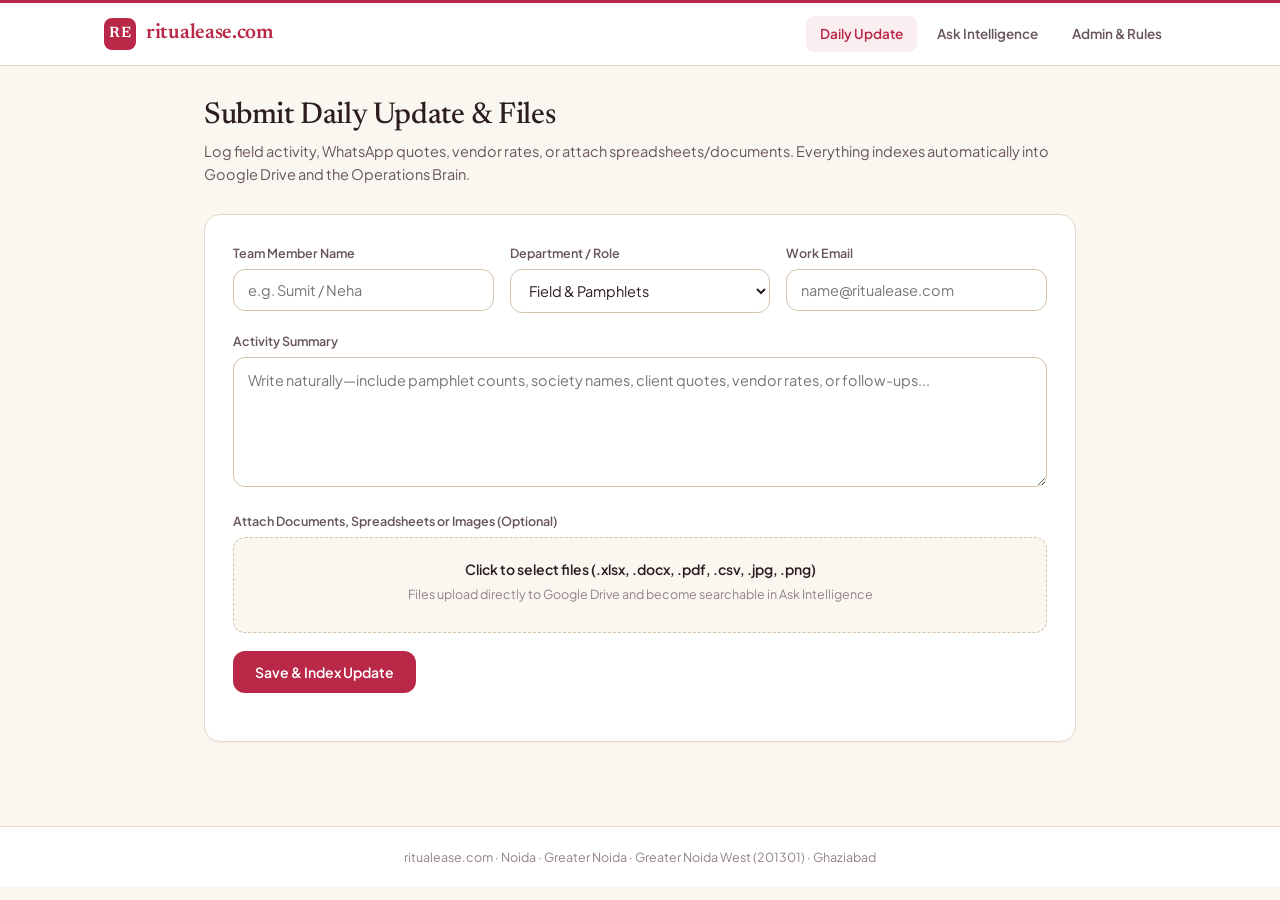
<file: index.html>
<!DOCTYPE html>
<html lang="en">
<head>
<meta charset="UTF-8">
<meta name="viewport" content="width=device-width, initial-scale=1.0">
<title>Daily Update & File Drop — ritualease.com</title>
<link rel="stylesheet" href="styles.css?v=20">
</head>
<body>
<div class="top-accent"></div>
<nav class="app-navbar">
  <div class="app-navbar-inner">
    <a href="index.html" class="brand-lockup">
      <span class="re-monogram">RE</span>
      <span class="brand-wordmark">ritualease.com</span>
    </a>
    <div class="nav-links">
      <a href="index.html" class="nav-item active">Daily Update</a>
      <a href="portal2_ask_brain.html" class="nav-item">Ask Intelligence</a>
      <a href="portal3_admin_brain.html" class="nav-item">Admin & Rules</a>
    </div>
  </div>
</nav>

<main class="page-wrap">
  <div class="page-header">
    <h1 class="page-title">Submit Daily Update & Files</h1>
    <p class="page-desc">Log field activity, WhatsApp quotes, vendor rates, or attach spreadsheets/documents. Everything indexes automatically into Google Drive and the Operations Brain.</p>
  </div>

  <div class="panel-card">
    <div class="form-grid-3">
      <div>
        <label class="field-label">Team Member Name</label>
        <input type="text" id="tName" class="input-control" placeholder="e.g. Sumit / Neha">
      </div>
      <div>
        <label class="field-label">Department / Role</label>
        <select id="tRole" class="select-control">
          <option>Field & Pamphlets</option>
          <option>Sales & WhatsApp Concierge</option>
          <option>Supply Chain & Vendors</option>
          <option>Marketing & Content</option>
          <option>Founder / Admin</option>
        </select>
      </div>
      <div>
        <label class="field-label">Work Email</label>
        <input type="email" id="tEmail" class="input-control" placeholder="name@ritualease.com">
      </div>
    </div>

    <div class="field-group">
      <label class="field-label">Activity Summary</label>
      <textarea id="tWork" class="textarea-control" placeholder="Write naturally—include pamphlet counts, society names, client quotes, vendor rates, or follow-ups..."></textarea>
    </div>

    <div class="field-group">
      <label class="field-label">Attach Documents, Spreadsheets or Images (Optional)</label>
      <div class="upload-box" onclick="document.getElementById('tFiles').click()">
        <div class="upload-title">Click to select files (.xlsx, .docx, .pdf, .csv, .jpg, .png)</div>
        <div class="upload-sub">Files upload directly to Google Drive and become searchable in Ask Intelligence</div>
        <input type="file" id="tFiles" multiple onchange="renderSelectedFiles()">
        <div id="fileList" style="margin-top:8px; font-size:13px; font-weight:600; color:var(--green);"></div>
      </div>
    </div>

    <button type="button" class="btn-solid" id="submitBtn" onclick="submitWork()">Save & Index Update</button>

    <div id="resultArea" style="margin-top:20px;"></div>
  </div>
</main>

<footer class="app-footer">ritualease.com · Noida · Greater Noida · Greater Noida West (201301) · Ghaziabad</footer>

<script src="brain.js?v=20"></script>
<script>
function renderSelectedFiles() {
  const files = Array.from(document.getElementById("tFiles").files);
  document.getElementById("fileList").textContent = files.length
    ? "Selected: " + files.map(f => f.name).join(", ")
    : "";
}

function fileToBase64(file) {
  return new Promise((resolve, reject) => {
    const reader = new FileReader();
    reader.onload = () => resolve({
      name: file.name,
      mimeType: file.type || "application/octet-stream",
      base64: reader.result.split(",")[1]
    });
    reader.onerror = reject;
    reader.readAsDataURL(file);
  });
}

async function submitWork() {
  const name = document.getElementById("tName").value.trim();
  const role = document.getElementById("tRole").value;
  const email = document.getElementById("tEmail").value.trim();
  const rawText = document.getElementById("tWork").value.trim();
  const fileInput = document.getElementById("tFiles");
  const scriptUrl = getScriptUrl();

  if (!name || !rawText) {
    alert("Please enter your name and activity summary.");
    return;
  }

  const btn = document.getElementById("submitBtn");
  const resultArea = document.getElementById("resultArea");
  btn.disabled = true;
  btn.textContent = "Uploading & Indexing...";

  try {
    const filesPayload = [];
    for (const f of Array.from(fileInput.files)) {
      filesPayload.push(await fileToBase64(f));
    }

    const payload = {
      id: "RE-" + Date.now().toString().slice(-6),
      name, role, email,
      categories: [role],
      rawText,
      files: filesPayload
    };

    const res = await fetch(scriptUrl, {
      method: "POST",
      body: JSON.stringify(payload)
    });
    const data = await res.json();

    resultArea.innerHTML = `
      <div style="padding:18px; background:var(--bg-canvas); border:1px solid var(--border); border-radius:var(--radius-md);">
        <div style="margin-bottom:10px;">
          <span class="badge badge-green">Logged · ${payload.id}</span>${data.files && data.files.length ? `<span class="badge badge-crimson">${data.files.length} Drive File(s) Saved</span>` : ""}
        </div>
        <div style="font-size:14px; line-height:1.65; white-space:pre-wrap;">${(data.aiAnalysis || "Update recorded.").replace(/</g, "&lt;")}</div>
      </div>
    `;

    document.getElementById("tWork").value = "";
    fileInput.value = "";
    document.getElementById("fileList").textContent = "";
  } catch (err) {
    resultArea.innerHTML = `<div class="badge badge-amber">Error: ${err.message}</div>`;
  }

  btn.disabled = false;
  btn.textContent = "Save & Index Update";
}
</script>
</body>
</html>
</file>
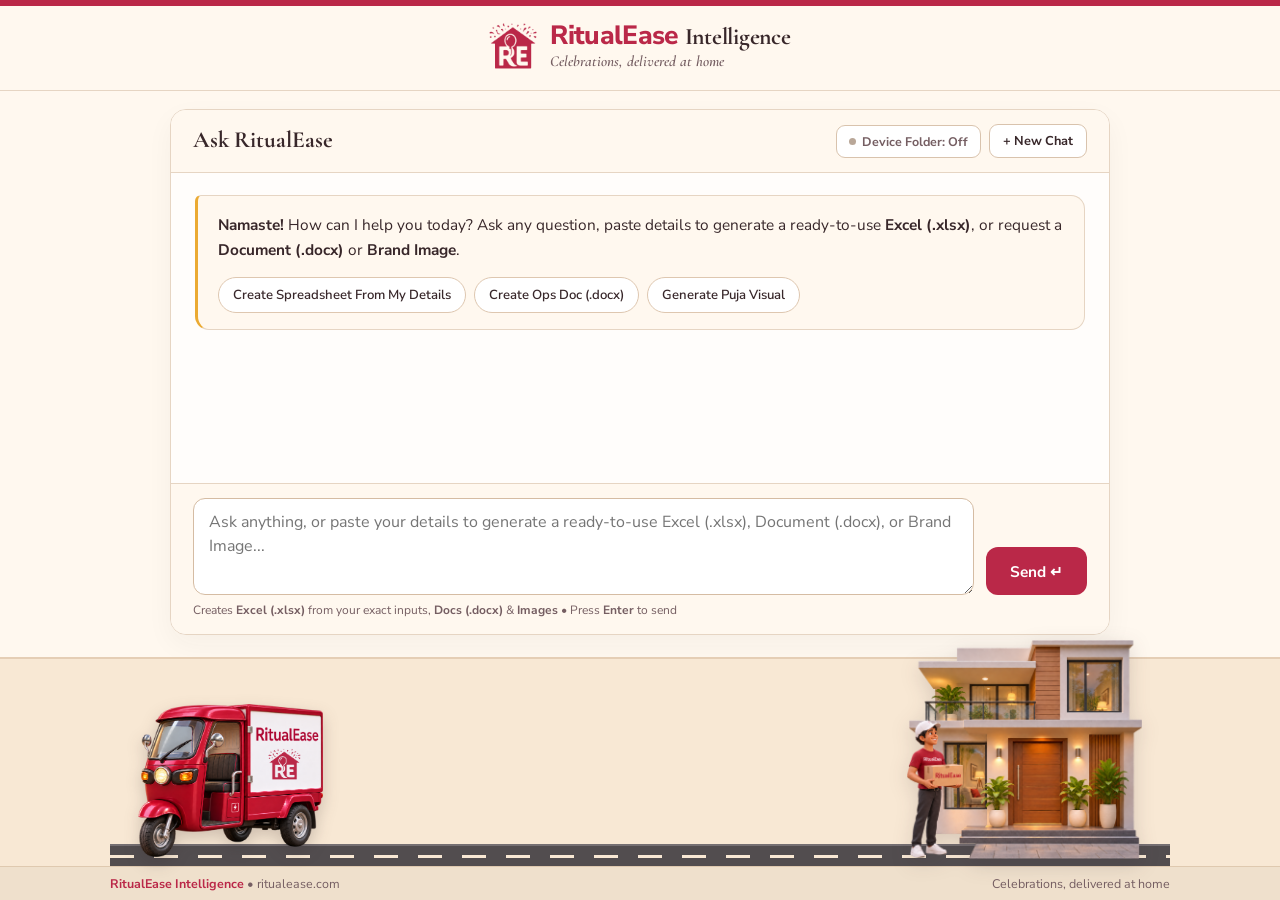
<file: portal2_ask_brain.html>
<!DOCTYPE html>
<html lang="en">
<head>
<meta charset="UTF-8">
<meta name="viewport" content="width=device-width, initial-scale=1.0, viewport-fit=cover">
<title>Ask RitualEase — RitualEase Intelligence</title>
<link rel="preconnect" href="https://fonts.googleapis.com">
<link rel="preconnect" href="https://fonts.gstatic.com" crossorigin>
<link href="https://fonts.googleapis.com/css2?family=Cormorant+Garamond:ital,wght@0,600;0,700;1,500&family=Nunito+Sans:wght@400;600;700;800&display=swap" rel="stylesheet">
<style>
  :root {
    --crimson: #BA2848;
    --crimson-dark: #961d38;
    --ivory: #FFF8EF;
    --sand: #F8E8D4;
    --gold: #EBAA32;
    --ink: #38272A;
    --ink-muted: #755E62;
    --hairline: #E6D5C3;
    --card-bg: #FFFFFF;
  }

  * {
    box-sizing: border-box;
    margin: 0;
    padding: 0;
    -webkit-tap-highlight-color: transparent;
  }

  html, body {
    height: 100%;
    background-color: var(--ivory);
    color: var(--ink);
    font-family: 'Nunito Sans', -apple-system, BlinkMacSystemFont, sans-serif;
    -webkit-font-smoothing: antialiased;
  }

  body {
    min-height: 100dvh;
    display: flex;
    flex-direction: column;
  }

  /* 1. Top Crimson Accent Strip */
  .top-crimson-bar {
    height: 6px;
    width: 100%;
    background: var(--crimson);
    flex-shrink: 0;
  }

  /* 2. Official RitualEase Intelligence Header (100% Flat Bottom Edge) */
  .brand-header {
    background: var(--ivory);
    padding: 16px 20px 14px 20px;
    text-align: center;
    border-bottom: 1px solid var(--hairline);
    flex-shrink: 0;
  }

  .logo-lockup {
    display: inline-flex;
    align-items: center;
    justify-content: center;
    gap: 13px;
    text-decoration: none;
  }

  .logo-mark-img {
    width: 48px;
    height: 48px;
    object-fit: contain;
    display: block;
    flex-shrink: 0;
  }

  .logo-text-stack {
    display: flex;
    flex-direction: column;
    align-items: flex-start;
    text-align: left;
  }

  .logo-title-row {
    display: flex;
    align-items: baseline;
    gap: 7px;
    flex-wrap: wrap;
  }

  .logo-brand-name {
    font-family: 'Nunito Sans', sans-serif;
    font-weight: 800;
    font-size: 1.65rem;
    letter-spacing: -0.025em;
    color: var(--crimson);
    line-height: 1;
  }

  .logo-intelligence {
    font-family: 'Cormorant Garamond', Georgia, serif;
    font-weight: 700;
    font-size: 1.48rem;
    color: var(--ink);
    line-height: 1;
    letter-spacing: -0.01em;
  }

  .logo-tagline {
    font-family: 'Cormorant Garamond', Georgia, serif;
    font-style: italic;
    font-weight: 600;
    font-size: 0.95rem;
    color: var(--ink-muted);
    margin-top: 3px;
  }

  /* 3. Responsive Editorial Chat Workspace */
  .workspace-wrap {
    flex: 1 1 auto;
    width: 100%;
    max-width: 980px;
    margin: 0 auto;
    padding: 18px 20px 22px 20px;
    display: flex;
    flex-direction: column;
  }

  .workspace-card {
    flex: 1 1 auto;
    background: var(--card-bg);
    border: 1px solid var(--hairline);
    border-radius: 16px;
    box-shadow: 0 10px 28px rgba(56, 39, 42, 0.045);
    display: flex;
    flex-direction: column;
    min-height: 460px;
    overflow: hidden;
  }

  .workspace-bar {
    padding: 14px 22px;
    background: var(--ivory);
    border-bottom: 1px solid var(--hairline);
    display: flex;
    align-items: center;
    justify-content: space-between;
    gap: 10px;
    flex-wrap: wrap;
  }

  .workspace-title {
    font-family: 'Cormorant Garamond', Georgia, serif;
    font-weight: 700;
    font-size: 1.45rem;
    color: var(--ink);
    border: none !important;
    text-decoration: none !important;
    line-height: 1.1;
  }

  .workspace-controls {
    display: flex;
    align-items: center;
    gap: 8px;
  }

  /* Opt-In Device Folder Access Control (Strictly OFF by default) */
  .btn-device {
    background: #FFFFFF;
    border: 1px solid #D9C3AD;
    color: var(--ink-muted);
    font-family: 'Nunito Sans', sans-serif;
    font-weight: 700;
    font-size: 0.78rem;
    padding: 7px 12px;
    border-radius: 9px;
    cursor: pointer;
    display: inline-flex;
    align-items: center;
    gap: 6px;
    white-space: nowrap;
    transition: all 0.15s ease;
  }

  .btn-device:hover {
    border-color: var(--crimson);
    color: var(--crimson);
  }

  .btn-device.active {
    background: #FFF6E0;
    border-color: var(--gold);
    color: var(--ink);
  }

  .device-dot {
    width: 7px;
    height: 7px;
    border-radius: 50%;
    background: #B9A798;
  }

  .btn-device.active .device-dot {
    background: #2E7D32;
  }

  .btn-new-chat {
    background: #FFFFFF;
    border: 1px solid #D9C3AD;
    color: var(--ink);
    font-family: 'Nunito Sans', sans-serif;
    font-weight: 700;
    font-size: 0.8rem;
    padding: 7px 13px;
    border-radius: 9px;
    cursor: pointer;
    white-space: nowrap;
  }

  .btn-new-chat:hover,
  .btn-new-chat:active {
    border-color: var(--crimson);
    color: var(--crimson);
    background: var(--ivory);
  }

  .chat-stream {
    flex: 1 1 auto;
    overflow-y: auto;
    -webkit-overflow-scrolling: touch;
    padding: 22px 24px;
    display: flex;
    flex-direction: column;
    gap: 18px;
    background: #FFFDFB;
  }

  .entry {
    display: flex;
    flex-direction: column;
  }

  .entry.user {
    align-self: flex-end;
    max-width: 82%;
  }

  .entry.assistant {
    align-self: flex-start;
    width: 100%;
  }

  .entry.user .entry-body {
    background: var(--crimson);
    color: #FFFFFF;
    padding: 12px 17px;
    border-radius: 14px 14px 4px 14px;
    font-size: 0.96rem;
    line-height: 1.55;
    word-break: break-word;
    box-shadow: 0 3px 10px rgba(186, 40, 72, 0.14);
  }

  .entry.assistant .entry-body {
    background: var(--ivory);
    border: 1px solid var(--hairline);
    border-left: 3.5px solid var(--gold);
    padding: 16px 20px;
    border-radius: 6px 14px 14px 14px;
    font-size: 0.96rem;
    line-height: 1.66;
    color: var(--ink);
    overflow-x: auto;
  }

  /* Artifact Cards (Excel, Docs, Generated Brand Images) */
  .artifact-card {
    margin-top: 12px;
    background: #FFFFFF;
    border: 1.5px solid #DFC6AC;
    border-radius: 12px;
    padding: 14px 16px;
    display: flex;
    flex-direction: column;
    gap: 10px;
  }

  .artifact-header {
    display: flex;
    align-items: center;
    justify-content: space-between;
    gap: 10px;
    flex-wrap: wrap;
  }

  .artifact-badge {
    font-size: 0.72rem;
    font-weight: 800;
    text-transform: uppercase;
    letter-spacing: 0.05em;
    padding: 3px 9px;
    border-radius: 6px;
    background: var(--sand);
    color: var(--crimson);
  }

  .artifact-title {
    font-weight: 700;
    font-size: 0.98rem;
    color: var(--ink);
  }

  .artifact-preview-img {
    max-width: 100%;
    max-height: 360px;
    border-radius: 10px;
    border: 1px solid var(--hairline);
    object-fit: contain;
    align-self: flex-start;
  }

  .artifact-links {
    display: flex;
    flex-wrap: wrap;
    gap: 8px;
  }

  .btn-artifact-primary {
    display: inline-flex;
    align-items: center;
    gap: 6px;
    background: var(--crimson);
    color: #FFFFFF;
    text-decoration: none;
    font-weight: 700;
    font-size: 0.82rem;
    padding: 8px 14px;
    border-radius: 8px;
  }

  .btn-artifact-secondary {
    display: inline-flex;
    align-items: center;
    gap: 6px;
    background: var(--ivory);
    color: var(--ink);
    border: 1px solid #D5BCA3;
    text-decoration: none;
    font-weight: 700;
    font-size: 0.82rem;
    padding: 8px 14px;
    border-radius: 8px;
  }

  .entry-actions {
    margin-top: 6px;
    display: flex;
    align-items: center;
    gap: 12px;
  }

  .copy-btn {
    background: none;
    border: none;
    color: var(--crimson);
    font-family: 'Nunito Sans', sans-serif;
    font-size: 0.78rem;
    font-weight: 700;
    cursor: pointer;
    padding: 2px 0;
  }

  .copy-btn:hover {
    text-decoration: underline;
  }

  .table-scroll {
    width: 100%;
    overflow-x: auto;
    -webkit-overflow-scrolling: touch;
    margin: 12px 0;
  }

  .entry-body table {
    width: 100%;
    min-width: 440px;
    border-collapse: collapse;
    font-size: 0.88rem;
    background: #FFFFFF;
  }

  .entry-body th,
  .entry-body td {
    border: 1px solid #E2CCB3;
    padding: 9px 12px;
    text-align: left;
    vertical-align: top;
  }

  .entry-body th {
    background: var(--sand);
    font-weight: 700;
    color: var(--ink);
  }

  .entry-body ul,
  .entry-body ol {
    margin: 8px 0 8px 20px;
  }

  .entry-body li {
    margin-bottom: 5px;
  }

  .entry-body h2,
  .entry-body h3,
  .entry-body h4 {
    font-family: 'Cormorant Garamond', Georgia, serif;
    color: var(--crimson);
    margin: 14px 0 6px 0;
    font-size: 1.2rem;
  }

  .starter-row {
    display: flex;
    flex-wrap: wrap;
    gap: 8px;
    margin-top: 14px;
  }

  .starter-pill {
    background: #FFFFFF;
    border: 1px solid #DEC7B0;
    color: var(--ink);
    font-family: 'Nunito Sans', sans-serif;
    font-size: 0.82rem;
    font-weight: 600;
    padding: 8px 14px;
    border-radius: 20px;
    cursor: pointer;
    text-align: left;
  }

  .starter-pill:hover,
  .starter-pill:active {
    border-color: var(--crimson);
    color: var(--crimson);
    background: #FFFDF9;
  }

  .composer-box {
    padding: 14px 22px 16px 22px;
    background: var(--ivory);
    border-top: 1px solid var(--hairline);
  }

  .composer-row {
    display: flex;
    gap: 12px;
    align-items: flex-end;
  }

  .composer-row textarea {
    flex: 1;
    min-height: 76px;
    max-height: 200px;
    resize: vertical;
    padding: 12px 15px;
    border: 1.5px solid #D5BCA3;
    border-radius: 12px;
    background: #FFFFFF;
    color: var(--ink);
    font-family: 'Nunito Sans', sans-serif;
    font-size: 16px;
    line-height: 1.48;
  }

  .composer-row textarea:focus {
    outline: none;
    border-color: var(--crimson);
    box-shadow: 0 0 0 3px rgba(186, 40, 72, 0.10);
  }

  .btn-send {
    flex-shrink: 0;
    height: 48px;
    padding: 0 24px;
    background: var(--crimson);
    color: #FFFFFF;
    border: none;
    border-radius: 12px;
    font-family: 'Nunito Sans', sans-serif;
    font-size: 0.96rem;
    font-weight: 700;
    cursor: pointer;
  }

  .btn-send:hover:not(:disabled) {
    background: var(--crimson-dark);
  }

  .btn-send:disabled {
    opacity: 0.65;
    cursor: not-allowed;
  }

  .composer-note {
    margin-top: 7px;
    font-size: 0.75rem;
    color: var(--ink-muted);
  }

  /* 4. Static Brand Kit v4 Sand Footer (#F8E8D4) — Auto Facing Opposite to Home */
  .brand-footer {
    background: var(--sand);
    border-top: 2px solid #E5CEB5;
    padding-top: 12px;
    margin-top: auto;
    flex-shrink: 0;
  }

  .mascot-scene {
    position: relative;
    max-width: 1060px;
    height: 195px;
    margin: 0 auto;
    padding: 0 28px;
    display: flex;
    align-items: flex-end;
    justify-content: space-between;
  }

  .paved-road {
    position: absolute;
    left: 0;
    right: 0;
    bottom: 0;
    height: 22px;
    background: #524D4F;
    border-top: 2px solid #756F72;
    z-index: 1;
  }

  .paved-road::after {
    content: "";
    position: absolute;
    left: 0;
    right: 0;
    top: 9px;
    height: 3px;
    background-image: repeating-linear-gradient(
      to right,
      #F8E8D4 0px,
      #F8E8D4 24px,
      transparent 24px,
      transparent 44px
    );
  }

  .auto-static {
    position: relative;
    z-index: 3;
    width: 185px;
    margin-bottom: 9px;
  }

  .auto-static img {
    width: 100%;
    height: auto;
    display: block;
    filter: drop-shadow(0 6px 8px rgba(56, 39, 42, 0.22));
  }

  .home-static {
    position: relative;
    z-index: 3;
    width: 235px;
    margin-bottom: 7px;
  }

  .home-static img {
    width: 100%;
    height: auto;
    display: block;
    filter: drop-shadow(0 6px 10px rgba(56, 39, 42, 0.16));
  }

  .footer-bar-bottom {
    background: #EFE0CC;
    border-top: 1px solid #DFC9AF;
    padding: 8px 20px calc(8px + env(safe-area-inset-bottom)) 20px;
  }

  .footer-bar-inner {
    max-width: 1060px;
    margin: 0 auto;
    display: flex;
    align-items: center;
    justify-content: space-between;
    font-size: 0.78rem;
    color: var(--ink-muted);
    flex-wrap: wrap;
    gap: 6px;
  }

  .footer-bar-inner strong {
    color: var(--crimson);
  }

  @media (max-width: 680px) {
    .brand-header { padding: 12px 14px 11px 14px; }
    .logo-mark-img { width: 38px; height: 38px; }
    .logo-brand-name { font-size: 1.32rem; }
    .logo-intelligence { font-size: 1.2rem; }
    .logo-tagline { font-size: 0.84rem; }
    .workspace-wrap { padding: 10px 10px 14px 10px; }
    .workspace-card { border-radius: 14px; min-height: 420px; }
    .workspace-bar { padding: 11px 14px; }
    .workspace-title { font-size: 1.25rem; }
    .chat-stream { padding: 14px; gap: 14px; }
    .entry.user { max-width: 90%; }
    .entry.assistant .entry-body { padding: 13px 15px; font-size: 0.94rem; }
    .starter-row { flex-direction: column; }
    .starter-pill { width: 100%; border-radius: 10px; }
    .composer-box { padding: 12px 14px 14px 14px; }
    .composer-row { flex-direction: column; align-items: stretch; gap: 9px; }
    .composer-row textarea { min-height: 64px; }
    .btn-send { width: 100%; height: 46px; }
    .composer-note { display: none; }
    .mascot-scene { height: 124px; padding: 0 12px; }
    .paved-road { height: 16px; }
    .paved-road::after { top: 6px; height: 2px; }
    .auto-static { width: 112px; margin-bottom: 6px; }
    .home-static { width: 146px; margin-bottom: 5px; }
    .footer-bar-inner { justify-content: center; text-align: center; font-size: 0.72rem; }
  }
</style>
</head>
<body>

  <div class="top-crimson-bar"></div>

  <header class="brand-header">
    <div class="logo-lockup">
      <img src="ritualease-logo-mark-1024-transparent.png" alt="RitualEase Logo" class="logo-mark-img">
      <div class="logo-text-stack">
        <div class="logo-title-row">
          <span class="logo-brand-name">RitualEase</span>
          <span class="logo-intelligence">Intelligence</span>
        </div>
        <span class="logo-tagline">Celebrations, delivered at home</span>
      </div>
    </div>
  </header>

  <main class="workspace-wrap">
    <div class="workspace-card">
      <div class="workspace-bar">
        <div class="workspace-title">Ask RitualEase</div>
        <div class="workspace-controls">
          <!-- Opt-in Device Folder Access (Disabled by default until clicked) -->
          <button type="button" class="btn-device" id="deviceBtn" onclick="toggleDeviceAccess()" title="Grant temporary read access to a local device folder">
            <span class="device-dot"></span>
            <span id="deviceBtnLabel">Device Folder: Off</span>
          </button>
          <input type="file" id="mobileFolderInput" webkitdirectory directory multiple style="display:none" onchange="handleFallbackFiles(this.files)">
          <button type="button" class="btn-new-chat" onclick="resetChat()">+ New Chat</button>
        </div>
      </div>

      <div class="chat-stream" id="chatStream"></div>

      <div class="composer-box">
        <div class="composer-row">
          <textarea id="qInput" rows="3" placeholder="Ask anything, or paste your details to generate a ready-to-use Excel (.xlsx), Document (.docx), or Brand Image..."></textarea>
          <button type="button" class="btn-send" id="askBtn" onclick="sendMessage()">Send ↵</button>
        </div>
        <div class="composer-note">Creates <strong>Excel (.xlsx)</strong> from your exact inputs, <strong>Docs (.docx)</strong> &amp; <strong>Images</strong> • Press <strong>Enter</strong> to send</div>
      </div>
    </div>
  </main>

  <footer class="brand-footer">
    <div class="mascot-scene">
      <div class="paved-road"></div>
      <div class="auto-static">
        <img src="auto_plain_HQ_with-RE-logo.png" alt="RitualEase E-Cargo Auto">
      </div>
      <div class="home-static">
        <img src="boy-home_plain_HQ.png" alt="RitualEase Coordinator and Modern Home">
      </div>
    </div>

    <div class="footer-bar-bottom">
      <div class="footer-bar-inner">
        <span><strong>RitualEase Intelligence</strong> • ritualease.com</span>
        <span>Celebrations, delivered at home</span>
      </div>
    </div>
  </footer>

<script src="brain.js?v=20"></script>
<script>
let chatHistory = [];
let isBusy = false;

// Opt-in local device file index (Strictly empty & inactive unless user explicitly enables)
let deviceEnabled = false;
let localDeviceFiles = [];

function resolveScriptUrl() {
  if (typeof getScriptUrl === "function") {
    const u = getScriptUrl();
    if (u && u.indexOf("http") === 0) return u;
  }
  if (typeof DEFAULT_SCRIPT_URL !== "undefined" && DEFAULT_SCRIPT_URL.indexOf("http") === 0) {
    return DEFAULT_SCRIPT_URL;
  }
  return (localStorage.getItem("ritualease_script_url") || "").trim();
}

async function toggleDeviceAccess() {
  const btn = document.getElementById("deviceBtn");
  const label = document.getElementById("deviceBtnLabel");

  if (deviceEnabled) {
    deviceEnabled = false;
    localDeviceFiles = [];
    btn.classList.remove("active");
    label.textContent = "Device Folder: Off";
    return;
  }

  if (window.showDirectoryPicker) {
    try {
      const dirHandle = await window.showDirectoryPicker({ mode: "read" });
      label.textContent = "Indexing...";
      localDeviceFiles = [];
      await scanDirectoryHandle(dirHandle, dirHandle.name, 0);
      deviceEnabled = true;
      btn.classList.add("active");
      label.textContent = "Device (" + localDeviceFiles.length + " files) • Disconnect";
    } catch (err) {
      deviceEnabled = false;
      localDeviceFiles = [];
      label.textContent = "Device Folder: Off";
    }
  } else {
    document.getElementById("mobileFolderInput").click();
  }
}

async function scanDirectoryHandle(dirHandle, prefix, depth) {
  if (depth > 3 || localDeviceFiles.length >= 120) return;
  for await (const entry of dirHandle.values()) {
    if (localDeviceFiles.length >= 120) break;
    if (entry.kind === "file") {
      try {
        const file = await entry.getFile();
        await ingestLocalFile(file, prefix + "/" + entry.name);
      } catch (e) {}
    } else if (entry.kind === "directory" && !entry.name.startsWith(".")) {
      await scanDirectoryHandle(entry, prefix + "/" + entry.name, depth + 1);
    }
  }
}

async function handleFallbackFiles(fileList) {
  if (!fileList || fileList.length === 0) return;
  const btn = document.getElementById("deviceBtn");
  const label = document.getElementById("deviceBtnLabel");
  label.textContent = "Indexing...";
  localDeviceFiles = [];
  const limit = Math.min(fileList.length, 120);
  for (let i = 0; i < limit; i++) {
    const f = fileList[i];
    await ingestLocalFile(f, f.webkitRelativePath || f.name);
  }
  deviceEnabled = true;
  btn.classList.add("active");
  label.textContent = "Device (" + localDeviceFiles.length + " files) • Disconnect";
}

async function ingestLocalFile(file, relPath) {
  const lower = file.name.toLowerCase();
  const isTextReadable = /\.(txt|md|csv|json|html|xml|log|js|py|tsv)$/i.test(lower);
  let text = "";
  if (isTextReadable && file.size < 400000) {
    try { text = (await file.text()).slice(0, 6000); } catch (e) {}
  } else {
    text = "[Binary/Office File: " + file.name + " (" + Math.round(file.size / 1024) + " KB)]";
  }
  localDeviceFiles.push({ path: relPath, name: file.name, text: text });
}

function buildRelevantDeviceContext(query) {
  if (!deviceEnabled || localDeviceFiles.length === 0) return "";
  const terms = (query || "").toLowerCase().split(/\W+/).filter(w => w.length > 2);
  const ranked = localDeviceFiles.map(f => {
    const hay = (f.path + " " + f.text).toLowerCase();
    let score = 0;
    terms.forEach(t => {
      if (f.name.toLowerCase().includes(t)) score += 5;
      if (hay.includes(t)) score += 1;
    });
    return { file: f, score };
  }).sort((a, b) => b.score - a.score);

  const dirSummary = "DEVICE DIRECTORY (" + localDeviceFiles.length + " files): " +
    localDeviceFiles.map(f => f.path).join(", ");
  const topFiles = ranked.slice(0, 4).map(r =>
    "--- LOCAL FILE: " + r.file.path + " ---\n" + r.file.text
  ).join("\n\n");

  return dirSummary + "\n\n" + topFiles;
}

function initChat() {
  const stream = document.getElementById("chatStream");
  stream.innerHTML = `
    <div class="entry assistant">
      <div class="entry-body">
        <strong>Namaste!</strong> How can I help you today? Ask any question, paste details to generate a ready-to-use <strong>Excel (.xlsx)</strong>, or request a <strong>Document (.docx)</strong> or <strong>Brand Image</strong>.
        <div class="starter-row">
          <button type="button" class="starter-pill" onclick="prefillExcelPrompt()">Create Spreadsheet From My Details</button>
          <button type="button" class="starter-pill" onclick="useStarter('Create a Word document SOP for on-day home birthday coordination')">Create Ops Doc (.docx)</button>
          <button type="button" class="starter-pill" onclick="useStarter('Generate an image of a warm marigold and ivory Satyanarayan puja setup at home')">Generate Puja Visual</button>
        </div>
      </div>
    </div>
  `;
}

function prefillExcelPrompt() {
  const input = document.getElementById("qInput");
  input.value = "Create a spreadsheet for Christmas offerings:\n1. ";
  input.focus();
}

function useStarter(text) {
  document.getElementById("qInput").value = text;
  sendMessage();
}

function resetChat() {
  chatHistory = [];
  initChat();
  if (window.innerWidth > 680) document.getElementById("qInput").focus();
}

document.getElementById("qInput").addEventListener("keydown", function(e) {
  if (e.key === "Enter" && !e.shiftKey && window.innerWidth > 680) {
    e.preventDefault();
    sendMessage();
  }
});

async function sendMessage() {
  if (isBusy) return;
  const input = document.getElementById("qInput");
  const q = input.value.trim();
  if (!q) { input.focus(); return; }

  const scriptUrl = resolveScriptUrl();
  if (!scriptUrl) {
    appendEntry("assistant", "⚠️ **DEFAULT_SCRIPT_URL** is missing in `brain.js` on GitHub.");
    return;
  }

  input.value = "";
  chatHistory.push({ role: "user", content: q });
  appendEntry("user", q);

  isBusy = true;
  const btn = document.getElementById("askBtn");
  btn.disabled = true;
  btn.textContent = "Working...";

  const typingId = "typing_" + Date.now();
  appendEntry("assistant", "Working on it...", typingId);

  try {
    const res = await fetch(scriptUrl, {
      method: "POST",
      body: JSON.stringify({
        action: "chat",
        history: chatHistory,
        deviceContext: buildRelevantDeviceContext(q)
      })
    });
    const raw = await res.text();
    let data;
    try {
      data = JSON.parse(raw);
    } catch (e) {
      replaceEntry(typingId, "⚠️ Backend returned HTML instead of JSON. Ensure Apps Script is deployed with **Who has access: Anyone**.");
      isBusy = false;
      btn.disabled = false;
      btn.textContent = "Send ↵";
      return;
    }

    const reply = (data.answer && data.answer.trim()) ? data.answer.trim() : ("⚠️ Unexpected response: " + raw);
    chatHistory.push({ role: "assistant", content: reply });
    replaceEntry(typingId, reply, true, data.artifact || null);
  } catch (err) {
    replaceEntry(typingId, "⚠️ Network error: " + err.message);
  }

  isBusy = false;
  btn.disabled = false;
  btn.textContent = "Send ↵";
  if (window.innerWidth > 680) input.focus();
}

function renderArtifactHtml(art) {
  if (!art) return "";
  if (art.type === "excel") {
    return `
      <div class="artifact-card">
        <div class="artifact-header">
          <span class="artifact-title">📊 ${escapeHtml(art.title || "Excel Workbook")}</span>
          <span class="artifact-badge">Excel (.xlsx)</span>
        </div>
        <div class="artifact-links">
          <a href="${art.viewUrl}" target="_blank" class="btn-artifact-primary">Open Google Sheet ↗</a>
          <a href="${art.downloadUrl}" target="_blank" class="btn-artifact-secondary">⬇ Download Excel (.xlsx)</a>
        </div>
      </div>
    `;
  }
  if (art.type === "doc") {
    return `
      <div class="artifact-card">
        <div class="artifact-header">
          <span class="artifact-title">📄 ${escapeHtml(art.title || "Document")}</span>
          <span class="artifact-badge">Word / Google Doc</span>
        </div>
        <div class="artifact-links">
          <a href="${art.viewUrl}" target="_blank" class="btn-artifact-primary">Open Google Doc ↗</a>
          <a href="${art.downloadUrl}" target="_blank" class="btn-artifact-secondary">⬇ Download Word (.docx)</a>
          ${art.pdfUrl ? `<a href="${art.pdfUrl}" target="_blank" class="btn-artifact-secondary">⬇ PDF</a>` : ""}
        </div>
      </div>
    `;
  }
  if (art.type === "image") {
    return `
      <div class="artifact-card">
        <div class="artifact-header">
          <span class="artifact-title">🎨 ${escapeHtml(art.title || "Generated Visual")}</span>
          <span class="artifact-badge">Brand Kit v4</span>
        </div>
        <img src="${art.imageUrl}" alt="Generated RitualEase Visual" class="artifact-preview-img">
        <div class="artifact-links">
          <a href="${art.downloadUrl}" download="RitualEase_Visual.png" target="_blank" class="btn-artifact-primary">⬇ Download Image</a>
          ${art.viewUrl ? `<a href="${art.viewUrl}" target="_blank" class="btn-artifact-secondary">View in Drive ↗</a>` : ""}
        </div>
      </div>
    `;
  }
  return "";
}

function appendEntry(role, text, id) {
  const stream = document.getElementById("chatStream");
  const entry = document.createElement("div");
  entry.className = "entry " + role;
  if (id) entry.id = id;

  const body = document.createElement("div");
  body.className = "entry-body";
  body.innerHTML = role === "user" ? escapeHtml(text).replace(/\n/g, "<br>") : renderMarkdown(text);
  entry.appendChild(body);

  if (role === "assistant" && !id) {
    entry.appendChild(buildActions(text));
  }

  stream.appendChild(entry);
  stream.scrollTop = stream.scrollHeight;
}

function replaceEntry(id, text, showCopy, artifact) {
  const entry = document.getElementById(id);
  if (!entry) return;
  entry.removeAttribute("id");
  const body = entry.querySelector(".entry-body");
  body.innerHTML = renderMarkdown(text) + renderArtifactHtml(artifact);
  if (showCopy) {
    entry.appendChild(buildActions(text));
  }
  const stream = document.getElementById("chatStream");
  stream.scrollTop = stream.scrollHeight;
}

function buildActions(rawText) {
  const bar = document.createElement("div");
  bar.className = "entry-actions";
  const copyBtn = document.createElement("button");
  copyBtn.type = "button";
  copyBtn.className = "copy-btn";
  copyBtn.textContent = "Copy response";
  copyBtn.onclick = function() {
    navigator.clipboard.writeText(rawText);
    copyBtn.textContent = "Copied ✓";
    setTimeout(() => copyBtn.textContent = "Copy response", 1800);
  };
  bar.appendChild(copyBtn);
  return bar;
}

function escapeHtml(str) {
  return str.replace(/&/g, "&amp;").replace(/</g, "&lt;").replace(/>/g, "&gt;");
}

function renderMarkdown(md) {
  const lines = escapeHtml(md).split("\n");
  let html = "";
  let inTable = false;
  let inList = false;

  for (let i = 0; i < lines.length; i++) {
    let line = lines[i].trim();

    if (line.startsWith("|") && line.endsWith("|")) {
      if (inList) { html += "</ul>"; inList = false; }
      const cells = line.slice(1, -1).split("|").map(c => c.trim());
      if (cells.every(c => /^[-:]+$/.test(c))) continue;

      if (!inTable) {
        html += '<div class="table-scroll"><table><thead><tr>' + cells.map(c => "<th>" + inlineFormat(c) + "</th>").join("") + "</tr></thead><tbody>";
        inTable = true;
      } else {
        html += "<tr>" + cells.map(c => "<td>" + inlineFormat(c) + "</td>").join("") + "</tr>";
      }
      continue;
    } else if (inTable) {
      html += "</tbody></table></div>";
      inTable = false;
    }

    if (/^[-*•]\s+/.test(line)) {
      if (!inList) { html += "<ul>"; inList = true; }
      html += "<li>" + inlineFormat(line.replace(/^[-*•]\s+/, "")) + "</li>";
      continue;
    } else if (inList) {
      html += "</ul>";
      inList = false;
    }

    if (line.startsWith("### ")) {
      html += "<h4>" + inlineFormat(line.slice(4)) + "</h4>";
    } else if (line.startsWith("## ")) {
      html += "<h3>" + inlineFormat(line.slice(3)) + "</h3>";
    } else if (line.startsWith("# ")) {
      html += "<h2>" + inlineFormat(line.slice(2)) + "</h2>";
    } else if (line === "---") {
      html += "<hr style='border:none;border-top:1px solid #e6d5c3;margin:10px 0;'>";
    } else if (line.length > 0) {
      html += "<p style='margin:6px 0;'>" + inlineFormat(line) + "</p>";
    }
  }

  if (inTable) html += "</tbody></table></div>";
  if (inList) html += "</ul>";
  return html;
}

function inlineFormat(text) {
  return text
    .replace(/\*\*(.*?)\*\*/g, "<strong>$1</strong>")
    .replace(/`([^`]+)`/g, "<code style='background:#f3e6d8;padding:1px 5px;border-radius:4px;'>$1</code>")
    .replace(/(https?:\/\/[^\s<)]+)/g, '<a href="$1" target="_blank" style="color:#BA2848;font-weight:600;">Open File ↗</a>');
}

initChat();
</script>
</body>
</html>
</file>
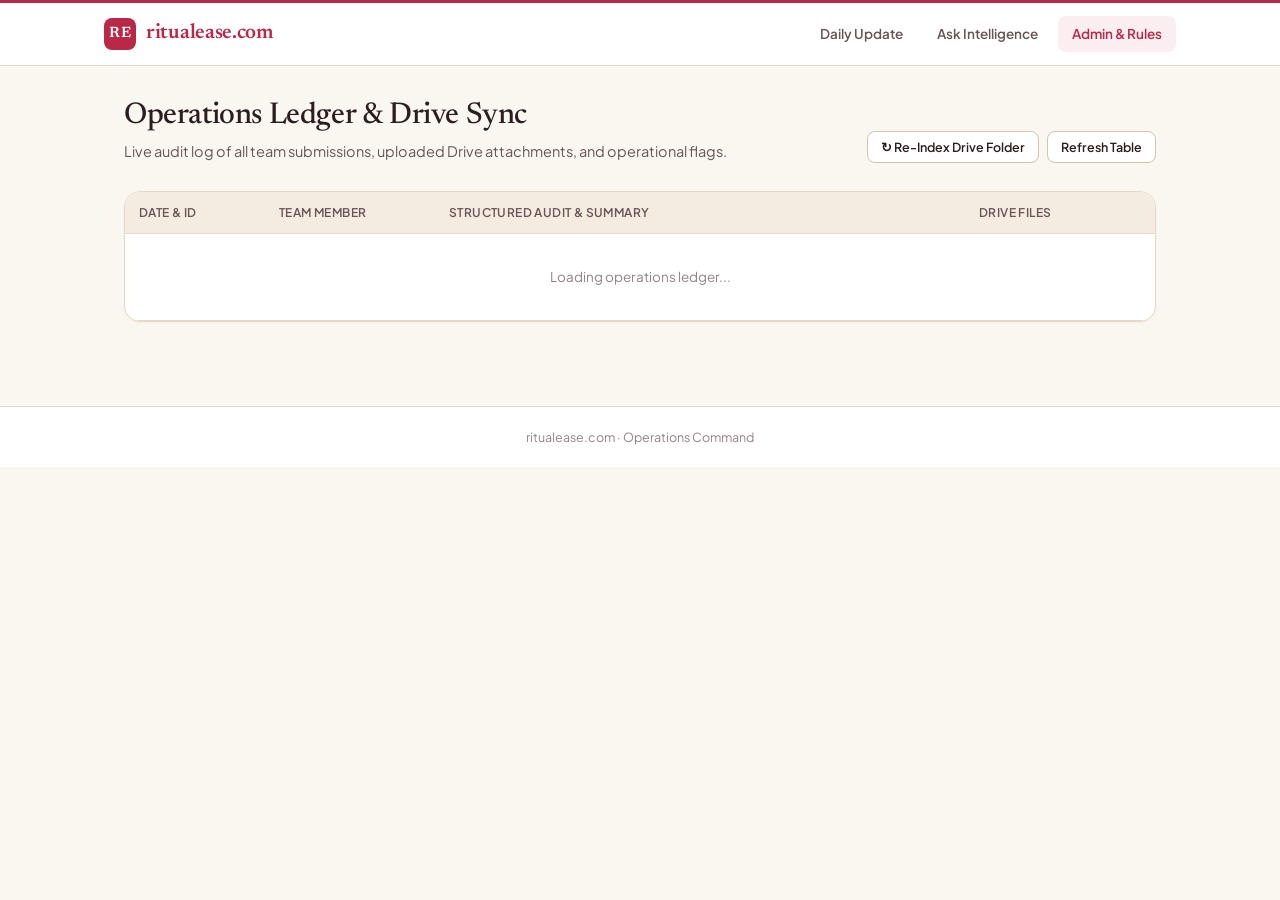
<file: portal3_admin_brain.html>
<!DOCTYPE html>
<html lang="en">
<head>
<meta charset="UTF-8">
<meta name="viewport" content="width=device-width, initial-scale=1.0">
<title>Admin & Operations Ledger — ritualease.com</title>
<link rel="stylesheet" href="styles.css?v=20">
</head>
<body>
<div class="top-accent"></div>
<nav class="app-navbar">
  <div class="app-navbar-inner">
    <a href="index.html" class="brand-lockup">
      <span class="re-monogram">RE</span>
      <span class="brand-wordmark">ritualease.com</span>
    </a>
    <div class="nav-links">
      <a href="index.html" class="nav-item">Daily Update</a>
      <a href="portal2_ask_brain.html" class="nav-item">Ask Intelligence</a>
      <a href="portal3_admin_brain.html" class="nav-item active">Admin & Rules</a>
    </div>
  </div>
</nav>

<main class="page-wrap" style="max-width:1080px;">
  <div class="page-header" style="display:flex; justify-content:space-between; align-items:flex-end; flex-wrap:wrap; gap:12px;">
    <div>
      <h1 class="page-title">Operations Ledger & Drive Sync</h1>
      <p class="page-desc">Live audit log of all team submissions, uploaded Drive attachments, and operational flags.</p>
    </div>
    <div style="display:flex; gap:8px;">
      <button type="button" class="btn-outline" id="syncBtn" onclick="triggerSync()">↻ Re-Index Drive Folder</button>
      <button type="button" class="btn-outline" onclick="loadLogs()">Refresh Table</button>
    </div>
  </div>

  <div class="panel-card" style="padding:0; overflow-x:auto;">
    <table class="data-table">
      <thead>
        <tr>
          <th style="width:140px;">Date & ID</th>
          <th style="width:170px;">Team Member</th>
          <th>Structured Audit & Summary</th>
          <th style="width:190px;">Drive Files</th>
        </tr>
      </thead>
      <tbody id="logsBody">
        <tr><td colspan="4" style="text-align:center; padding:32px; color:var(--ink-muted);">Loading operations ledger...</td></tr>
      </tbody>
    </table>
  </div>
</main>

<footer class="app-footer">ritualease.com · Operations Command</footer>

<script src="brain.js?v=20"></script>
<script>
async function loadLogs() {
  const scriptUrl = getScriptUrl();
  const tbody = document.getElementById("logsBody");
  try {
    const res = await fetch(scriptUrl);
    const data = await res.json();
    const rows = (data.rows || []).slice(1).reverse();
    if (!rows.length) {
      tbody.innerHTML = `<tr><td colspan="4" style="text-align:center; padding:32px; color:var(--ink-muted);">No team updates logged yet.</td></tr>`;
      return;
    }
    tbody.innerHTML = rows.map(r => {
      const dt = r[0] ? new Date(r[0]).toLocaleString("en-IN", { dateStyle: "medium", timeStyle: "short" }) : "";
      const summary = String(r[6] || r[8] || "").replace(/</g, "&lt;").replace(/\n/g, "<br>");
      const files = String(r[7] || "—").replace(/(https?:\/\/[^\s)]+)/g, '<a href="$1" target="_blank" style="color:var(--crimson);font-weight:600;">Open ↗</a>');
      return `
        <tr>
          <td><strong>${r[1] || ""}</strong><br><span style="font-size:12px;color:var(--ink-muted);">${dt}</span></td>
          <td><strong>${r[2] || ""}</strong><br><span class="badge badge-crimson" style="margin-top:4px;">${r[3] || ""}</span></td>
          <td style="line-height:1.55;">${summary}</td>
          <td style="font-
</file>
<file: styles.css>
@import url('https://fonts.googleapis.com/css2?family=Newsreader:opsz,wght@6..72,500;6..72,600&family=Plus+Jakarta+Sans:wght@400;500;600;700&display=swap');

:root {
  --bg-canvas: #FAF6F0;
  --bg-surface: #FFFFFF;
  --bg-subtle: #F4ECE1;
  --bg-sand: #EFE3D3;
  --crimson: #BA2848;
  --crimson-hover: #9B1E3A;
  --crimson-soft: rgba(186, 40, 72, 0.08);
  --marigold: #EBAA32;
  --ink: #2C1E20;
  --ink-secondary: #685558;
  --ink-muted: #948285;
  --border: #E5D9CA;
  --border-strong: #D4C3AE;
  --green: #1E6F42;
  --green-bg: #EAF5EE;
  --amber: #9A5B00;
  --amber-bg: #FEF4E4;
  --radius-sm: 8px;
  --radius-md: 12px;
  --radius-lg: 16px;
  --shadow-sm: 0 1px 3px rgba(44, 30, 32, 0.04);
  --shadow-md: 0 8px 24px rgba(44, 30, 32, 0.06);
}

*, *::before, *::after {
  box-sizing: border-box;
  margin: 0;
  padding: 0;
}

html, body {
  height: 100%;
  background: var(--bg-canvas);
  color: var(--ink);
  font-family: 'Plus Jakarta Sans', -apple-system, BlinkMacSystemFont, sans-serif;
  font-size: 15px;
  line-height: 1.6;
  -webkit-font-smoothing: antialiased;
}

.top-accent {
  height: 3px;
  background: var(--crimson);
  width: 100%;
}

/* Unified SaaS App Navigation */
.app-navbar {
  background: var(--bg-surface);
  border-bottom: 1px solid var(--border);
  position: sticky;
  top: 0;
  z-index: 100;
}

.app-navbar-inner {
  max-width: 1120px;
  margin: 0 auto;
  padding: 0 24px;
  height: 62px;
  display: flex;
  align-items: center;
  justify-content: space-between;
  gap: 16px;
}

.brand-lockup {
  display: flex;
  align-items: center;
  gap: 10px;
  text-decoration: none;
  color: var(--ink);
}

.re-monogram {
  width: 32px;
  height: 32px;
  border-radius: 8px;
  background: var(--crimson);
  color: #FFFFFF;
  font-family: 'Newsreader', Georgia, serif;
  font-weight: 600;
  font-size: 15px;
  display: flex;
  align-items: center;
  justify-content: center;
  letter-spacing: 0.5px;
}

.brand-wordmark {
  font-family: 'Newsreader', Georgia, serif;
  font-size: 21px;
  font-weight: 600;
  color: var(--crimson);
  letter-spacing: -0.3px;
}

.nav-links {
  display: flex;
  align-items: center;
  gap: 6px;
}

.nav-item {
  text-decoration: none;
  color: var(--ink-secondary);
  font-size: 13.5px;
  font-weight: 600;
  padding: 7px 14px;
  border-radius: var(--radius-sm);
  transition: all 0.15s ease;
}

.nav-item:hover {
  color: var(--ink);
  background: var(--bg-subtle);
}

.nav-item.active {
  color: var(--crimson);
  background: var(--crimson-soft);
}

/* Editorial Container & Cards */
.page-wrap {
  max-width: 920px;
  margin: 0 auto;
  padding: 32px 24px 64px;
}

.page-header {
  margin-bottom: 28px;
}

.page-title {
  font-family: 'Newsreader', Georgia, serif;
  font-size: 30px;
  font-weight: 500;
  color: var(--ink);
  letter-spacing: -0.4px;
  line-height: 1.2;
}

.page-desc {
  color: var(--ink-secondary);
  font-size: 14.5px;
  margin-top: 6px;
}

.panel-card {
  background: var(--bg-surface);
  border: 1px solid var(--border);
  border-radius: var(--radius-lg);
  padding: 28px;
  box-shadow: var(--shadow-sm);
  margin-bottom: 20px;
}

/* Forms & Inputs */
.form-grid-3 {
  display: grid;
  grid-template-columns: repeat(3, 1fr);
  gap: 16px;
  margin-bottom: 18px;
}

.field-group {
  margin-bottom: 18px;
}

.field-label {
  display: block;
  font-size: 12.5px;
  font-weight: 600;
  color: var(--ink-secondary);
  margin-bottom: 6px;
}

.input-control, .select-control, .textarea-control {
  width: 100%;
  padding: 11px 14px;
  border: 1px solid var(--border-strong);
  border-radius: var(--radius-md);
  background: var(--bg-surface);
  color: var(--ink);
  font-family: inherit;
  font-size: 14.5px;
  transition: border-color 0.15s ease, box-shadow 0.15s ease;
}

.input-control:focus, .select-control:focus, .textarea-control:focus {
  outline: none;
  border-color: var(--crimson);
  box-shadow: 0 0 0 3px var(--crimson-soft);
}

.textarea-control {
  min-height: 130px;
  resize: vertical;
  line-height: 1.6;
}

/* Dropzone */
.upload-box {
  border: 1.5px dashed var(--border-strong);
  background: var(--bg-canvas);
  border-radius: var(--radius-md);
  padding: 20px;
  text-align: center;
  cursor: pointer;
  transition: all 0.15s ease;
}

.upload-box:hover {
  border-color: var(--crimson);
  background: var(--crimson-soft);
}

.upload-box input {
  display: none;
}

.upload-title {
  font-weight: 600;
  font-size: 14px;
  color: var(--ink);
}

.upload-sub {
  font-size: 12.5px;
  color: var(--ink-muted);
  margin-top: 3px;
}

/* Buttons */
.btn-solid {
  display: inline-flex;
  align-items: center;
  justify-content: center;
  gap: 8px;
  background: var(--crimson);
  color: #FFFFFF;
  border: none;
  padding: 12px 22px;
  border-radius: var(--radius-md);
  font-family: inherit;
  font-size: 14px;
  font-weight: 600;
  cursor: pointer;
  transition: background 0.15s ease;
}

.btn-solid:hover {
  background: var(--crimson-hover);
}

.btn-solid:disabled {
  opacity: 0.55;
  cursor: not-allowed;
}

.btn-outline {
  display: inline-flex;
  align-items: center;
  justify-content: center;
  gap: 6px;
  background: var(--bg-surface);
  color: var(--ink);
  border: 1px solid var(--border-strong);
  padding: 7px 13px;
  border-radius: var(--radius-sm);
  font-family: inherit;
  font-size: 12.5px;
  font-weight: 600;
  cursor: pointer;
  transition: all 0.15s ease;
}

.btn-outline:hover {
  border-color: var(--crimson);
  color: var(--crimson);
  background: var(--bg-canvas);
}

/* Tables & Badges */
.data-table {
  width: 100%;
  border-collapse: collapse;
  font-size: 13.5px;
}

.data-table th {
  text-align: left;
  padding: 11px 14px;
  background: var(--bg-subtle);
  color: var(--ink-secondary);
  font-weight: 600;
  font-size: 12px;
  text-transform: uppercase;
  letter-spacing: 0.4px;
  border-bottom: 1px solid var(--border);
}

.data-table td {
  padding: 13px 14px;
  border-bottom: 1px solid var(--border);
  vertical-align: top;
}

.badge {
  display: inline-flex;
  align-items: center;
  gap: 5px;
  padding: 3px 10px;
  border-radius: 20px;
  font-size: 12px;
  font-weight: 600;
}

.badge-green { background: var(--green-bg); color: var(--green); }
.badge-amber { background: var(--amber-bg); color: var(--amber); }
.badge-crimson { background: var(--crimson-soft); color: var(--crimson); }

.app-footer {
  text-align: center;
  padding: 20px;
  font-size: 12.5px;
  color: var(--ink-muted);
  border-top: 1px solid var(--border);
  background: var(--bg-surface);
}

@media (max-width: 720px) {
  .form-grid-3 { grid-template-columns: 1fr; }
  .app-navbar-inner { padding: 0 14px; }
  .nav-item { padding: 6px 10px; font-size: 12.5px; }
  .page-wrap { padding: 20px 14px 48px; }
  .panel-card { padding: 20px; }
}
</file>
